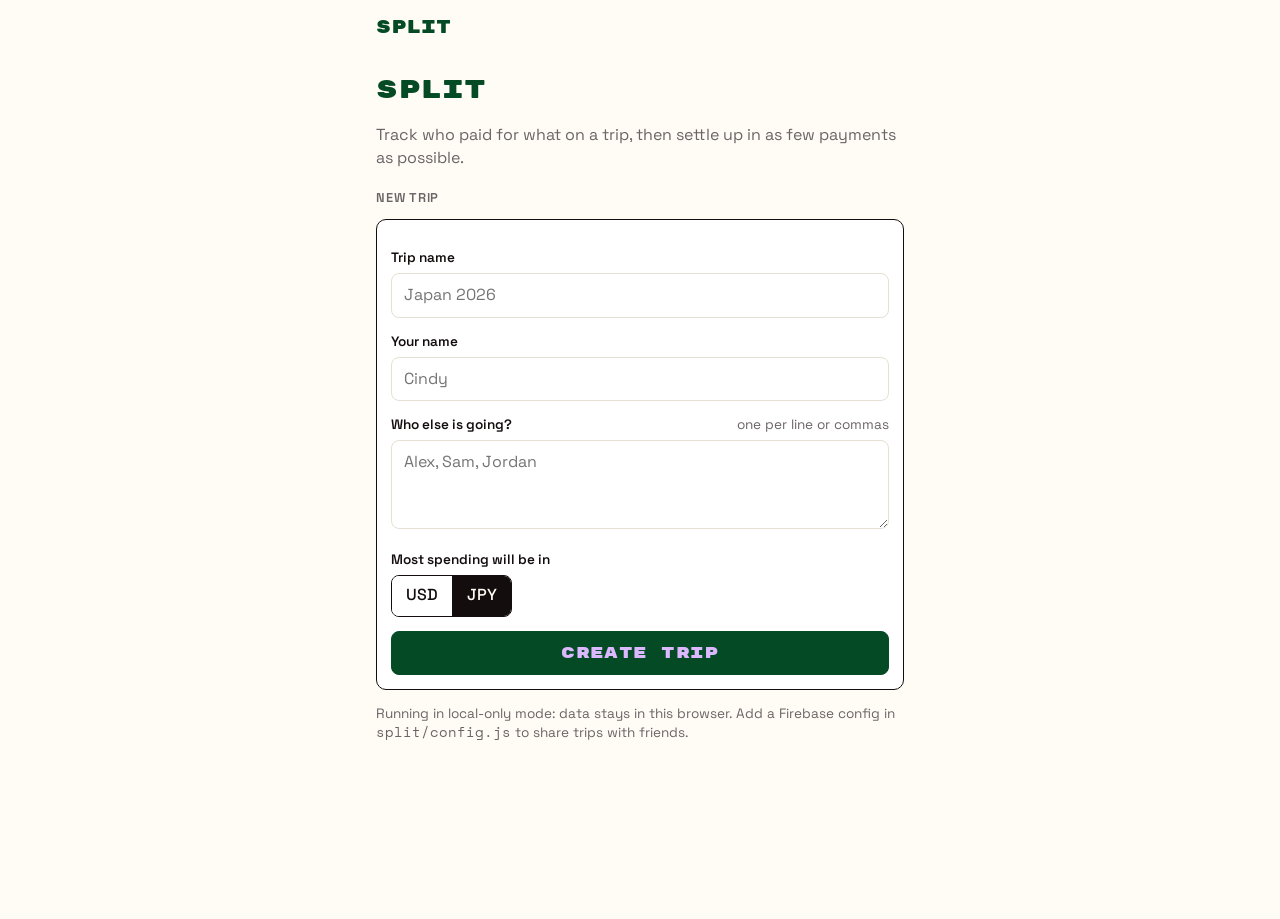
<file: split/index.html>
<!DOCTYPE html>
<html lang="en">
<head>
  <meta charset="UTF-8" />
  <meta name="viewport" content="width=device-width, initial-scale=1, viewport-fit=cover, interactive-widget=resizes-content">
  <meta name="theme-color" content="#FFFCF6">
  <meta name="apple-mobile-web-app-capable" content="yes">
  <meta name="apple-mobile-web-app-status-bar-style" content="default">
  <meta name="apple-mobile-web-app-title" content="split">
  <meta property="og:description" content="split trip expenses with friends">
  <title>split • cndwng</title>
  <link rel="apple-touch-icon" sizes="180x180" href="/apple-touch-icon.png">
  <link rel="icon" type="image/png" sizes="32x32" href="/favicon-32x32.png">
  <link rel="preconnect" href="https://fonts.googleapis.com">
  <link rel="preconnect" href="https://fonts.gstatic.com" crossorigin>
  <link href="https://fonts.googleapis.com/css2?family=Rubik+Mono+One&family=Space+Grotesk:wght@400;500;600&family=Space+Mono:wght@400;700&display=swap" rel="stylesheet">
  <link rel="stylesheet" href="style.css">
  <script type="module" src="app.js"></script>
</head>
<body>
  <div id="app"><p class="loading">loading…</p></div>
  <div id="sheet-root" class="sheet-root" hidden inert>
    <div class="backdrop" data-act="close-sheet"></div>
    <section class="sheet" role="dialog" aria-modal="true" aria-labelledby="sheet-title">
      <div id="sheet-body"></div>
    </section>
  </div>
  <div id="toast" role="status" aria-live="polite"></div>
</body>
</html>
</file>
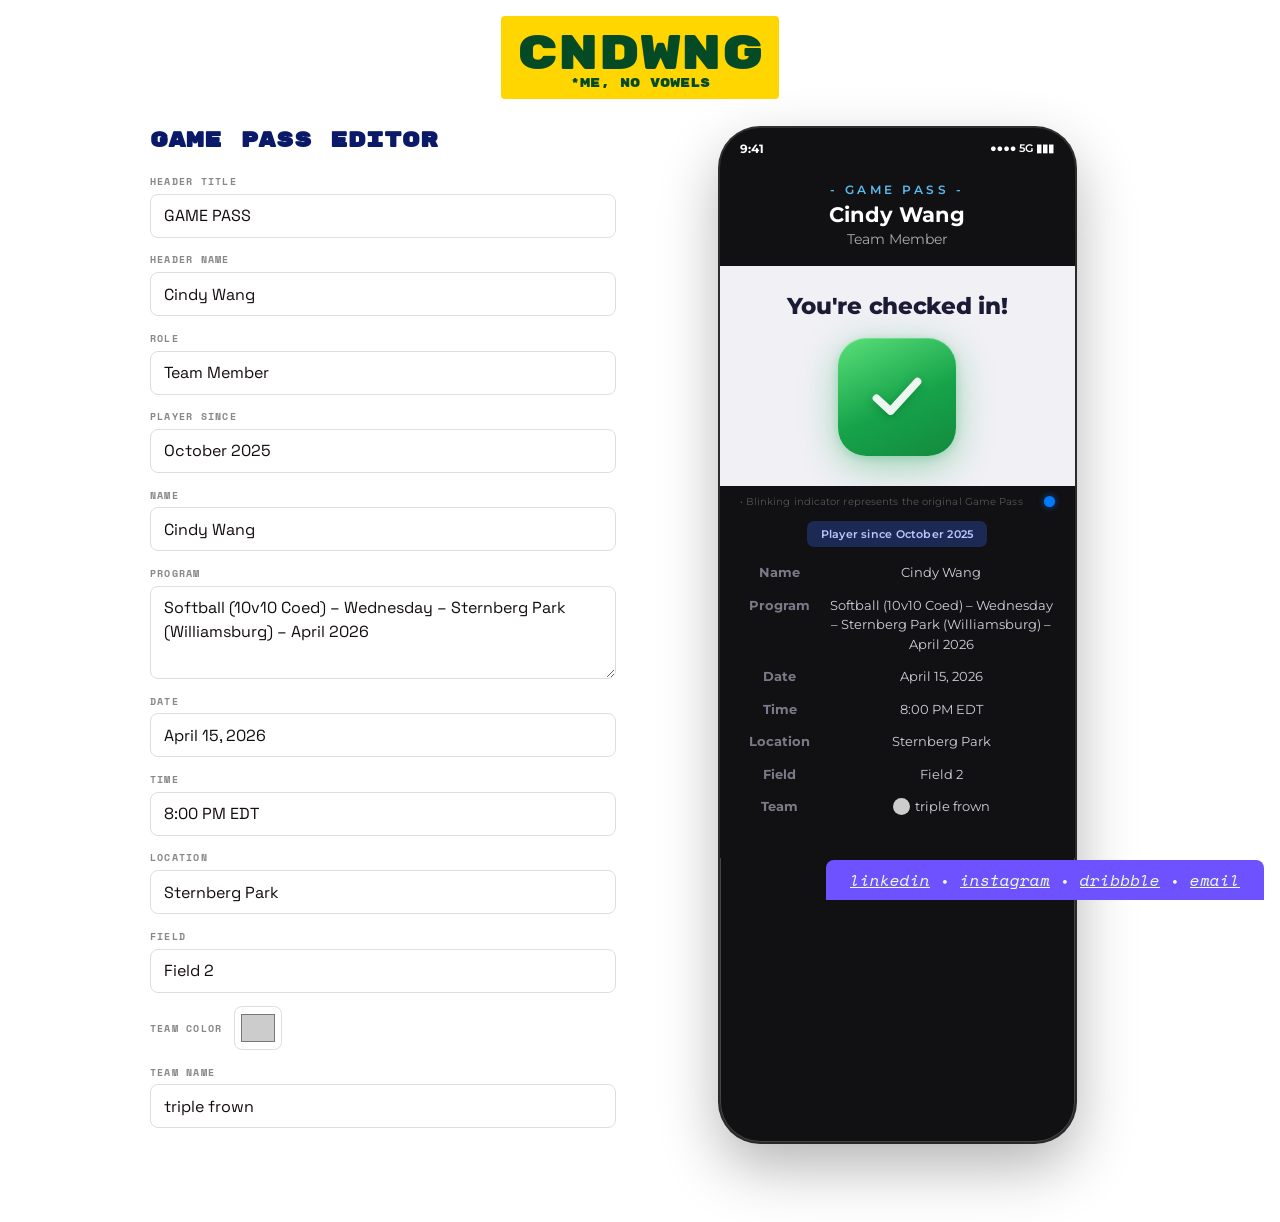
<file: game-pass.html>
<!DOCTYPE html>
<html lang="en">
    <head>
        <meta charset="UTF-8" />
        <meta name="viewport" content="width=device-width, initial-scale=1">
        <title>Game Pass Editor • cndwng</title>
        <link rel="apple-touch-icon" sizes="180x180" href="/apple-touch-icon.png">
        <link rel="icon" type="image/png" sizes="32x32" href="/favicon-32x32.png">
        <link rel="icon" type="image/png" sizes="16x16" href="/favicon-16x16.png">
        <link rel="manifest" href="/site.webmanifest">
        <link rel="stylesheet" href="style.css" />
        <link rel="preconnect" href="https://fonts.googleapis.com">
        <link rel="preconnect" href="https://fonts.gstatic.com" crossorigin>
        <link href="https://fonts.googleapis.com/css2?family=Montserrat:wght@300;400;500;600;700;800;900&family=Rubik+Mono+One&family=Space+Grotesk:wght@400;600&family=Space+Mono:ital,wght@0,400;0,700;1,400;1,700&display=swap" rel="stylesheet">
        <style>
            /* ════════════════════════════════
               MOBILE-FIRST BASE STYLES
               ════════════════════════════════ */

            .gamepass-page {
                padding-top: 6rem;
                padding-bottom: 4rem;
                min-height: 100vh;
                box-sizing: border-box;
            }

            /* Tab switcher — mobile only */
            .gp-tabs {
                display: flex;
                max-width: 420px;
                margin: 0 auto 1.5rem;
                padding: 0 1.25rem;
                gap: 0;
            }

            .gp-tab {
                flex: 1;
                padding: 0.7rem 0.5rem;
                background: #fff;
                color: var(--navy);
                border: 2px solid var(--navy);
                font-family: 'Space Mono', monospace;
                font-size: 0.75rem;
                font-weight: 700;
                text-transform: uppercase;
                letter-spacing: 0.1em;
                cursor: pointer;
                transition: background 0.15s, color 0.15s;
            }

            .gp-tab:first-child { border-radius: 8px 0 0 8px; border-right-width: 1px; }
            .gp-tab:last-child  { border-radius: 0 8px 8px 0; border-left-width: 1px; }

            .gp-tab.active {
                background: var(--navy);
                color: #fff;
            }

            /* Editor layout — single column on mobile */
            .gamepass-editor {
                display: flex;
                flex-direction: column;
                gap: 2rem;
                max-width: 980px;
                margin: 0 auto;
                padding: 0 1.25rem;
                align-items: stretch;
            }

            /* Mobile: hide whichever panel isn't active */
            .gamepass-editor.tab-preview .gp-form-panel    { display: none; }
            .gamepass-editor.tab-edit   .gp-preview-panel  { display: none; }

            /* ── Form panel ── */
            .gp-form-panel {
                text-align: left;
            }

            .gp-form-panel h2 {
                font-family: 'Rubik Mono One', sans-serif;
                font-size: 1.3rem;
                color: var(--navy);
                margin: 0 0 1.25rem;
            }

            .gp-field {
                margin-bottom: 0.85rem;
                display: flex;
                flex-direction: column;
                gap: 0.3rem;
            }

            .gp-field label {
                font-family: 'Space Mono', monospace;
                font-size: 0.65rem;
                text-transform: uppercase;
                letter-spacing: 0.12em;
                color: #888;
                font-weight: 700;
            }

            .gp-field input[type="text"],
            .gp-field textarea {
                font-family: 'Space Grotesk', sans-serif;
                font-size: 1rem;          /* 16px prevents iOS zoom */
                padding: 0.6rem 0.8rem;
                min-height: 44px;         /* comfortable touch target */
                border: 1.5px solid #ddd;
                border-radius: 8px;
                color: var(--near-black);
                background: #fff;
                transition: border-color 0.15s;
                width: 100%;
                box-sizing: border-box;
                -webkit-appearance: none;
            }

            .gp-field input[type="text"]:focus,
            .gp-field textarea:focus {
                outline: none;
                border-color: var(--violet);
            }

            .gp-field textarea {
                resize: vertical;
                line-height: 1.5;
                min-height: 80px;
            }

            .gp-color-row {
                display: flex;
                align-items: center;
                gap: 0.75rem;
                margin-bottom: 0.85rem;
            }

            .gp-color-row label {
                font-family: 'Space Mono', monospace;
                font-size: 0.65rem;
                text-transform: uppercase;
                letter-spacing: 0.12em;
                color: #888;
                font-weight: 700;
            }

            .gp-color-row input[type="color"] {
                width: 48px;
                height: 44px;
                border: 1.5px solid #ddd;
                border-radius: 8px;
                padding: 3px 4px;
                cursor: pointer;
                background: #fff;
                -webkit-appearance: none;
            }

            /* ── Preview panel ── */
            .gp-preview-panel {
                display: flex;
                justify-content: center;
            }

            /* Phone frame — scales to screen on mobile */
            .phone-frame {
                width: 100%;
                max-width: 355px;
                background: #111114;
                border-radius: 40px;
                box-shadow:
                    0 24px 60px rgba(0,0,0,0.3),
                    0 0 0 2px #333,
                    inset 0 0 0 1px #444;
                overflow: hidden;
            }

            /* Status bar */
            .phone-status-bar {
                background: #111114;
                height: 40px;
                display: flex;
                align-items: center;
                justify-content: space-between;
                padding: 0 20px;
                font-family: 'Montserrat', sans-serif;
                font-size: 12px;
                font-weight: 700;
                color: #fff;
            }

            .status-right {
                display: flex;
                align-items: center;
                gap: 5px;
                font-size: 11px;
                font-weight: 600;
            }

            /* ── Game Pass (Montserrat) ── */
            .game-pass {
                font-family: 'Montserrat', sans-serif;
            }

            .pass-header {
                background: #111114;
                padding: 14px 24px 18px;
                text-align: center;
            }

            .pass-title {
                color: #5BBBEE;
                font-size: 12px;
                font-weight: 600;
                letter-spacing: 3.5px;
                text-transform: uppercase;
                margin-bottom: 5px;
            }

            .pass-person-name {
                color: #ffffff;
                font-size: 21px;
                font-weight: 700;
                margin-bottom: 3px;
                line-height: 1.2;
            }

            .pass-role {
                color: #ababab;
                font-size: 14px;
                font-weight: 400;
            }

            .pass-checkin {
                background: #f0f0f5;
                padding: 26px 20px 30px;
                text-align: center;
            }

            .checkin-text {
                color: #1b1b36;
                font-size: 23px;
                font-weight: 800;
                margin-bottom: 18px;
                letter-spacing: -0.3px;
            }

            .checkmark-wrap {
                width: 118px;
                height: 118px;
                margin: 0 auto;
                background: linear-gradient(155deg, #5ae07a 0%, #16a34a 55%, #138a3e 100%);
                border-radius: 28px;
                display: flex;
                align-items: center;
                justify-content: center;
                box-shadow:
                    0 10px 36px rgba(22, 163, 74, 0.38),
                    0 2px 8px rgba(22, 163, 74, 0.2),
                    inset 0 1px 0 rgba(255,255,255,0.22);
            }

            .checkmark-wrap svg {
                width: 64px;
                height: 64px;
                filter: drop-shadow(0 2px 4px rgba(0,0,0,0.2));
            }

            .pass-details {
                background: #111114;
                padding: 10px 20px 28px;
            }

            .blinking-indicator {
                display: flex;
                align-items: center;
                justify-content: space-between;
                padding-bottom: 10px;
                margin-bottom: 4px;
            }

            .blinking-indicator > span:first-child {
                color: #555;
                font-size: 9.5px;
                font-weight: 400;
                letter-spacing: 0.01em;
            }

            .blink-dot {
                width: 11px;
                height: 11px;
                min-width: 11px;
                background: #007AFF;
                border-radius: 50%;
                box-shadow: 0 0 6px rgba(0, 122, 255, 0.6);
                animation: blink-pulse 2s ease-in-out infinite;
            }

            @keyframes blink-pulse {
                0%, 100% { opacity: 1; box-shadow: 0 0 6px rgba(0,122,255,0.6); }
                50% { opacity: 0.15; box-shadow: none; }
            }

            .player-since-badge {
                display: inline-block;
                background: #1c2954;
                color: #b8c8ff;
                font-size: 11px;
                font-weight: 600;
                padding: 6px 14px;
                border-radius: 7px;
                margin-bottom: 16px;
                letter-spacing: 0.02em;
            }

            .detail-row {
                display: grid;
                grid-template-columns: 80px 1fr;
                gap: 8px;
                margin-bottom: 13px;
                align-items: start;
            }

            .detail-label {
                color: #7a7a88;
                font-size: 13px;
                font-weight: 700;
                padding-top: 1px;
            }

            .detail-value {
                color: #d0d0da;
                font-size: 13px;
                font-weight: 400;
                line-height: 1.5;
            }

            .team-dot {
                display: inline-block;
                width: 17px;
                height: 17px;
                border-radius: 50%;
                background: #ccc;
                vertical-align: middle;
                margin-right: 5px;
                margin-top: -2px;
            }

            /* ════════════════════════════════
               DESKTOP — two-column side by side
               ════════════════════════════════ */
            @media (min-width: 760px) {
                .gamepass-page {
                    padding-top: 8rem;
                    padding-bottom: 5rem;
                }

                /* Hide tab switcher on desktop */
                .gp-tabs { display: none; }

                /* Always show both panels */
                .gamepass-editor.tab-preview .gp-form-panel,
                .gamepass-editor.tab-edit   .gp-preview-panel {
                    display: block;
                }
                .gp-preview-panel { display: flex !important; }

                .gamepass-editor {
                    display: grid;
                    grid-template-columns: 1fr 1fr;
                    gap: 3rem;
                    padding: 0 2rem;
                }

                .gp-form-panel {
                    position: sticky;
                    top: 7.5rem;
                }
            }
        </style>
    </head>
<body>
    <nav>
        <ul>
            <li id="home"><a href="/">
                cndwng
                <div id="no-vowels">*me, no vowels</div>
            </a></li>
        </ul>
    </nav>

    <main>
        <div class="gamepass-page">
            <!-- Tab switcher (mobile only) -->
            <div class="gp-tabs">
                <button class="gp-tab" data-tab="edit">Edit</button>
                <button class="gp-tab active" data-tab="preview">Preview</button>
            </div>

            <div class="gamepass-editor tab-preview">

                <!-- ── Form Panel ── -->
                <div class="gp-form-panel">
                    <h2>game pass editor</h2>

                    <div class="gp-field">
                        <label for="f-header-title">Header Title</label>
                        <input type="text" id="f-header-title" value="GAME PASS" />
                    </div>
                    <div class="gp-field">
                        <label for="f-header-name">Header Name</label>
                        <input type="text" id="f-header-name" value="Cindy Wang" />
                    </div>
                    <div class="gp-field">
                        <label for="f-header-role">Role</label>
                        <input type="text" id="f-header-role" value="Team Member" />
                    </div>
                    <div class="gp-field">
                        <label for="f-player-since">Player Since</label>
                        <input type="text" id="f-player-since" value="October 2025" />
                    </div>
                    <div class="gp-field">
                        <label for="f-name">Name</label>
                        <input type="text" id="f-name" value="Cindy Wang" />
                    </div>
                    <div class="gp-field">
                        <label for="f-program">Program</label>
                        <textarea id="f-program" rows="3">Softball (10v10 Coed) – Wednesday – Sternberg Park (Williamsburg) – April 2026</textarea>
                    </div>
                    <div class="gp-field">
                        <label for="f-date">Date</label>
                        <input type="text" id="f-date" value="April 15, 2026" />
                    </div>
                    <div class="gp-field">
                        <label for="f-time">Time</label>
                        <input type="text" id="f-time" value="8:00 PM EDT" />
                    </div>
                    <div class="gp-field">
                        <label for="f-location">Location</label>
                        <input type="text" id="f-location" value="Sternberg Park" />
                    </div>
                    <div class="gp-field">
                        <label for="f-field">Field</label>
                        <input type="text" id="f-field" value="Field 2" />
                    </div>
                    <div class="gp-color-row">
                        <label for="f-team-color">Team Color</label>
                        <input type="color" id="f-team-color" value="#cccccc" />
                    </div>
                    <div class="gp-field">
                        <label for="f-team">Team Name</label>
                        <input type="text" id="f-team" value="triple frown" />
                    </div>
                </div>

                <!-- ── Preview Panel ── -->
                <div class="gp-preview-panel">
                    <div class="phone-frame">
                        <!-- Status bar -->
                        <div class="phone-status-bar">
                            <span>9:41</span>
                            <span class="status-right">●●●● 5G ▮▮▮</span>
                        </div>

                        <!-- Game Pass -->
                        <div class="game-pass">
                            <!-- Dark header -->
                            <div class="pass-header">
                                <div class="pass-title" id="p-header-title">- GAME PASS -</div>
                                <div class="pass-person-name" id="p-header-name">Cindy Wang</div>
                                <div class="pass-role" id="p-header-role">Team Member</div>
                            </div>

                            <!-- Check-in section -->
                            <div class="pass-checkin">
                                <div class="checkin-text">You're checked in!</div>
                                <div class="checkmark-wrap">
                                    <svg viewBox="0 0 100 100" xmlns="http://www.w3.org/2000/svg" fill="none">
                                        <path d="M18 52 L40 72 L82 26" stroke="rgba(255,255,255,0.92)" stroke-width="12" stroke-linecap="round" stroke-linejoin="round"/>
                                    </svg>
                                </div>
                            </div>

                            <!-- Details section -->
                            <div class="pass-details">
                                <div class="blinking-indicator">
                                    <span>• Blinking indicator represents the original Game Pass</span>
                                    <span class="blink-dot"></span>
                                </div>
                                <div class="player-since-badge">
                                    Player since <span id="p-player-since">October 2025</span>
                                </div>

                                <div class="detail-row">
                                    <span class="detail-label">Name</span>
                                    <span class="detail-value" id="p-name">Cindy Wang</span>
                                </div>
                                <div class="detail-row">
                                    <span class="detail-label">Program</span>
                                    <span class="detail-value" id="p-program">Softball (10v10 Coed) – Wednesday – Sternberg Park (Williamsburg) – April 2026</span>
                                </div>
                                <div class="detail-row">
                                    <span class="detail-label">Date</span>
                                    <span class="detail-value" id="p-date">April 15, 2026</span>
                                </div>
                                <div class="detail-row">
                                    <span class="detail-label">Time</span>
                                    <span class="detail-value" id="p-time">8:00 PM EDT</span>
                                </div>
                                <div class="detail-row">
                                    <span class="detail-label">Location</span>
                                    <span class="detail-value" id="p-location">Sternberg Park</span>
                                </div>
                                <div class="detail-row">
                                    <span class="detail-label">Field</span>
                                    <span class="detail-value" id="p-field">Field 2</span>
                                </div>
                                <div class="detail-row">
                                    <span class="detail-label">Team</span>
                                    <span class="detail-value">
                                        <span class="team-dot" id="p-team-dot" style="background:#cccccc;"></span><span id="p-team">triple frown</span>
                                    </span>
                                </div>
                            </div>
                        </div>
                    </div>
                </div>

            </div>
        </div>
    </main>

    <footer>
        <ul>
            <li><a href="https://linkedin.com/in/cndwng">linkedin</a></li>
            •
            <li><a href="https://instagram.com/cnd.wng">instagram</a></li>
            •
            <li><a href="https://dribbble.com/cndwng">dribbble</a></li>
            •
            <li><a href="mailto:cindy@cndwng.com">email</a></li>
        </ul>
    </footer>
</body>
<script>
    // Nav minimize on scroll
    const nav = document.querySelector("nav");
    const navHeight = nav.offsetHeight;
    let isMin = false;
    window.addEventListener("scroll", minimizeNav);
    function minimizeNav() {
        if (window.scrollY >= navHeight && !isMin) {
            nav.classList.add("minimize-nav");
            isMin = true;
        } else if (window.scrollY < navHeight - 24 && isMin) {
            nav.classList.remove("minimize-nav");
            isMin = false;
        }
    }

    // Mobile tab switching
    const editor = document.querySelector('.gamepass-editor');
    document.querySelectorAll('.gp-tab').forEach(tab => {
        tab.addEventListener('click', () => {
            document.querySelectorAll('.gp-tab').forEach(t => t.classList.remove('active'));
            tab.classList.add('active');
            const target = tab.dataset.tab;
            editor.classList.toggle('tab-preview', target === 'preview');
            editor.classList.toggle('tab-edit',    target === 'edit');
            // Scroll to top of pass area so the pass is visible
            if (target === 'preview') {
                editor.scrollIntoView({ behavior: 'smooth', block: 'start' });
            }
        });
    });

    // Live form → preview bindings
    const textBindings = [
        ['f-header-title', 'p-header-title'],
        ['f-header-name',  'p-header-name'],
        ['f-header-role',  'p-header-role'],
        ['f-player-since', 'p-player-since'],
        ['f-name',         'p-name'],
        ['f-program',      'p-program'],
        ['f-date',         'p-date'],
        ['f-time',         'p-time'],
        ['f-location',     'p-location'],
        ['f-field',        'p-field'],
        ['f-team',         'p-team'],
    ];

    textBindings.forEach(([inputId, outputId]) => {
        const input  = document.getElementById(inputId);
        const output = document.getElementById(outputId);
        input.addEventListener('input', () => {
            output.textContent = input.value;
        });
    });

    // Team color dot
    document.getElementById('f-team-color').addEventListener('input', (e) => {
        document.getElementById('p-team-dot').style.backgroundColor = e.target.value;
    });
</script>
</html>
</file>
<file: split/style.css>
:root {
  --near-black: #140D0E;
  --egg: #FFFCF6;
  --piglet: #FFC1E3;
  --wine: #85192A;
  --dandelion: #FFD600;
  --easter: #EDFFDC;
  --forest: #044A24;
  --navy: #0A1968;
  --lavender: #DCB9FF;
  --violet: #6E52FF;

  --muted: #6b6466;
  --line: #e6dfd3;
  --line-strong: #cfc5b6;
  --scrim: rgb(20 13 14 / 0.42);
  --card: #fff;
  --radius: 10px;
  --tabbar: 64px;
  --fab: 60px;
  color-scheme: light;
}

* { box-sizing: border-box; }

html { -webkit-text-size-adjust: 100%; }

body {
  margin: 0;
  background: var(--egg);
  color: var(--near-black);
  font-family: 'Space Grotesk', system-ui, sans-serif;
  font-size: 16px;
  line-height: 1.4;
}

button, input, select, textarea { font: inherit; color: inherit; }
button { cursor: pointer; }
:focus-visible { outline: 2px dashed var(--violet); outline-offset: 2px; }

.mono, .amt { font-family: 'Space Mono', monospace; }
.amt { white-space: nowrap; font-variant-numeric: tabular-nums; }
.muted { color: var(--muted); }
.nowrap { white-space: nowrap; }
.small { font-size: 0.85rem; }
.pos { color: var(--forest); }
.neg { color: var(--wine); }
.loading { padding: 2rem; text-align: center; color: var(--muted); }

#app {
  max-width: 560px;
  margin: 0 auto;
  padding: 0 16px calc(var(--tabbar) + var(--fab) + 40px + env(safe-area-inset-bottom, 0px));
}

/* ---------- header ---------- */
header.top {
  display: flex;
  align-items: center;
  justify-content: space-between;
  gap: 12px;
  padding: 16px 0 8px;
}
.wordmark {
  border: 0;
  background: transparent;
  padding: 0;
  font-family: 'Rubik Mono One', monospace;
  font-size: 1.1rem;
  text-decoration: none;
  color: var(--forest);
}
.trip-name {
  flex: 1;
  min-width: 0;
  font-weight: 600;
  font-size: 1.05rem;
  overflow: hidden;
  text-overflow: ellipsis;
  white-space: nowrap;
}
.me-chip {
  flex-shrink: 0;
  max-width: 38%;
  overflow: hidden;
  text-overflow: ellipsis;
  white-space: nowrap;
  border: 1.5px solid var(--near-black);
  background: var(--card);
  border-radius: 999px;
  padding: 4px 12px;
  font-size: 0.85rem;
}

h1 { font-family: 'Rubik Mono One', monospace; font-weight: 400; font-size: 1.6rem; margin: 24px 0 8px; color: var(--forest); }
h2 { font-size: 1.15rem; margin: 20px 0 8px; }
h3 { font-size: 0.8rem; text-transform: uppercase; letter-spacing: 0.06em; color: var(--muted); margin: 20px 0 6px; font-weight: 600; }

.banner {
  background: var(--dandelion);
  border: 1.5px solid var(--near-black);
  border-radius: var(--radius);
  padding: 10px 12px;
  font-size: 0.9rem;
  margin: 8px 0;
}
.banner.error { background: var(--piglet); }

/* ---------- cards / form ---------- */
.card {
  background: var(--card);
  border: 1.5px solid var(--near-black);
  border-radius: var(--radius);
  padding: 14px;
  margin: 12px 0;
}

label.field, .field { display: block; margin: 14px 0; }
.field > .label {
  display: flex;
  justify-content: space-between;
  align-items: baseline;
  font-size: 0.85rem;
  font-weight: 600;
  margin-bottom: 6px;
}
.field > .label .opt { font-weight: 400; color: var(--muted); }

input[type=text], input[type=date], input[type=number], input:not([type]), textarea, select {
  width: 100%;
  border: 1.5px solid var(--line);
  border-radius: 8px;
  background: #fff;
  padding: 10px 12px;
  font-size: 16px; /* stops iOS zoom */
  min-height: 44px;
}
input:focus, textarea:focus, select:focus { border-color: var(--violet); outline: none; }
.invalid input, input.invalid { border-color: var(--wine); }
.err { color: var(--wine); font-size: 0.85rem; margin-top: 4px; }

.amount-row { display: flex; gap: 8px; align-items: stretch; }
.amount-wrap {
  flex: 1;
  display: flex;
  align-items: center;
  border: 1.5px solid var(--line);
  border-radius: 8px;
  background: #fff;
  padding: 0 12px;
}
.amount-wrap:focus-within { border-color: var(--violet); }
.invalid .amount-wrap { border-color: var(--wine); }
.amount-wrap .sym { font-family: 'Space Mono', monospace; font-size: 1.6rem; color: var(--muted); }
.amount-wrap input {
  border: 0;
  padding: 8px 4px;
  font-family: 'Space Mono', monospace;
  font-size: 1.9rem;
  min-height: 60px;
  min-width: 0;
}
.amount-wrap input:focus { outline: none; }

.seg {
  display: inline-flex;
  border: 1.5px solid var(--near-black);
  border-radius: 8px;
  overflow: hidden;
  flex-shrink: 0;
}
.seg button {
  border: 0;
  background: #fff;
  padding: 0 14px;
  min-height: 40px;
  font-weight: 500;
}
.seg button + button { border-left: 1.5px solid var(--near-black); }
.seg button[aria-pressed=true] { background: var(--near-black); color: var(--egg); }
.amount-row .seg button { font-family: 'Space Mono', monospace; font-size: 1rem; }

.chips { display: flex; flex-wrap: wrap; gap: 8px; }
.chip {
  border: 1.5px solid var(--near-black);
  background: #fff;
  border-radius: 999px;
  padding: 6px 14px;
  min-height: 38px;
}
.chip[aria-pressed=true] { background: var(--violet); border-color: var(--violet); color: #fff; }
.chip.link { border-style: dashed; background: transparent; }

.split-head { display: flex; justify-content: space-between; align-items: center; gap: 8px; flex-wrap: wrap; }
.split-head .seg button { min-height: 32px; font-size: 0.85rem; padding: 0 10px; }

.exact-list { margin-top: 10px; }
.exact-row { display: flex; align-items: center; gap: 10px; margin: 6px 0; }
.exact-row .who { flex: 1; }
.exact-row input { width: 9rem; flex: 0 0 9rem; text-align: right; font-family: 'Space Mono', monospace; }
.remaining { font-size: 0.85rem; margin-top: 6px; text-align: right; }

.row-2 { display: grid; grid-template-columns: 1fr; gap: 0; }

.btn {
  display: inline-flex;
  align-items: center;
  justify-content: center;
  gap: 6px;
  border: 1.5px solid var(--near-black);
  border-radius: 8px;
  background: #fff;
  padding: 10px 16px;
  min-height: 44px;
  font-weight: 600;
  text-decoration: none;
  color: inherit;
}
.btn.primary {
  background: var(--forest);
  border-color: var(--forest);
  color: var(--lavender);
  font-family: 'Rubik Mono One', monospace;
  font-weight: 400;
  letter-spacing: 0.02em;
  transition: transform 0.15s ease, box-shadow 0.15s ease;
}
.btn.primary:active { transform: translate(2px, -2px); box-shadow: -4px 4px var(--lavender); }
.btn.block { width: 100%; }
.btn.danger { color: var(--wine); border-color: var(--wine); }
.btn.ghost { border-color: transparent; background: transparent; }
.btn.sm { min-height: 34px; padding: 4px 12px; font-size: 0.85rem; }
.btn-row { display: flex; gap: 8px; margin-top: 16px; }
.btn-row .btn { flex: 1; }
.btn.grow { flex: 1; }

.icon-btn {
  border: 0;
  background: transparent;
  width: 40px;
  height: 40px;
  border-radius: 8px;
  font-size: 1.2rem;
  color: var(--muted);
  flex-shrink: 0;
}
.icon-btn:hover { background: var(--egg); color: var(--wine); }

/* ---------- lists ---------- */
.list { list-style: none; margin: 0; padding: 0; }
.list > li { border-bottom: 1px solid var(--line); }
.list > li:last-child { border-bottom: 0; }
.item {
  display: flex;
  align-items: center;
  gap: 12px;
  width: 100%;
  text-align: left;
  background: transparent;
  border: 0;
  padding: 12px 2px;
}
.item .main { flex: 1; min-width: 0; }
.item .title, .item .sub { display: block; }
.item .title { font-weight: 600; overflow: hidden; text-overflow: ellipsis; white-space: nowrap; }
.item .sub { font-size: 0.85rem; color: var(--muted); overflow: hidden; display: -webkit-box; -webkit-line-clamp: 2; -webkit-box-orient: vertical; }
.item .right { flex-shrink: 0; }
.item .right { text-align: right; }
.item.payment .title { font-weight: 500; font-style: italic; }

.stat { display: flex; justify-content: space-between; align-items: baseline; }
.stat .big { font-family: 'Space Mono', monospace; font-size: 1.4rem; font-weight: 700; }

.transfer { display: flex; align-items: center; gap: 10px; padding: 12px 0; }
.transfer .main { flex: 1; min-width: 0; }
.transfer .names { font-weight: 600; }
.transfer .arrow { color: var(--violet); margin: 0 4px; }
.transfer .amt { font-size: 1.15rem; font-weight: 700; }
.transfer.mine { background: var(--easter); margin: 0 -14px; padding: 12px 14px; }

.bal-row { display: flex; align-items: center; gap: 12px; padding: 12px 14px; }
.bal-row .main { flex: 1; min-width: 0; }
.bal-row .title { display: block; font-weight: 600; }
.bal-row .sub { display: block; font-size: 0.85rem; color: var(--muted); }
.bal-row .net { font-weight: 700; font-size: 1.05rem; flex-shrink: 0; }

/* cards whose rows run edge to edge (so a row highlight fills the card) */
.card.flush { padding: 0; overflow: hidden; }
.card.flush .list > li > .item { padding-left: 14px; padding-right: 14px; }

@keyframes flash {
  from { background: var(--easter); }
  to { background: transparent; }
}
li.flash { animation: flash 1.8s ease-out both; }

.person-row { display: flex; align-items: center; gap: 8px; margin: 8px 0; }
.person-row input { flex: 1; }

.rate-row { display: flex; align-items: center; gap: 8px; flex-wrap: wrap; }
.rate-row input { width: 7.5rem; flex: 0 0 7.5rem; font-family: 'Space Mono', monospace; }

.share-box { display: flex; gap: 8px; }
.share-box input { flex: 1; min-width: 0; font-family: 'Space Mono', monospace; font-size: 16px; }

.empty { text-align: center; color: var(--muted); padding: 24px 8px; }

/* ---------- tabbar ---------- */
nav.tabs {
  position: fixed;
  left: 0;
  right: 0;
  bottom: 0;
  background: var(--egg);
  border-top: 1.5px solid var(--near-black);
  padding-bottom: env(safe-area-inset-bottom);
  z-index: 5;
}
nav.tabs .inner { max-width: 560px; margin: 0 auto; display: flex; }
nav.tabs button {
  flex: 1;
  border: 0;
  background: transparent;
  height: var(--tabbar);
  display: flex;
  flex-direction: column;
  align-items: center;
  justify-content: center;
  gap: 2px;
  font-size: 0.75rem;
  color: var(--muted);
}
nav.tabs button .ic { font-size: 1.25rem; line-height: 1; }
nav.tabs button[aria-current=page] { color: var(--near-black); font-weight: 600; }
nav.tabs button[aria-current=page] .ic { color: var(--violet); }

/* ---------- add button ---------- */
.fab {
  position: fixed;
  left: 50%;
  translate: -50% 0;
  bottom: calc(var(--tabbar) + 14px + env(safe-area-inset-bottom, 0px));
  z-index: 6;
  height: var(--fab);
  padding: 0 28px 0 22px;
  display: flex;
  align-items: center;
  gap: 10px;
  white-space: nowrap;
  border: 2px solid var(--near-black);
  border-radius: 999px;
  background: var(--forest);
  color: var(--lavender);
  font-family: 'Rubik Mono One', monospace;
  font-size: 1rem;
  box-shadow: -4px 4px 0 var(--near-black);
  transition: transform 0.12s ease, box-shadow 0.12s ease;
}
.fab .plus { font-size: 1.7rem; line-height: 1; margin-top: -2px; }
.fab:active { transform: translate(-3px, 3px); box-shadow: -1px 1px 0 var(--near-black); }

/* ---------- sheet ---------- */
html.sheet-open, html.sheet-open body { overflow: hidden; }
.sheet-root { position: fixed; inset: 0; z-index: 20; }
.sheet-root[hidden] { display: none; }
.backdrop {
  position: absolute;
  inset: 0;
  background: var(--scrim);
  opacity: 0;
  transition: opacity 0.25s ease;
}
.sheet {
  position: absolute;
  left: 0;
  right: 0;
  bottom: var(--kb, 0px);
  margin: 0 auto;
  max-width: 560px;
  max-height: 92vh;
  max-height: calc(var(--vvh, 100dvh) - 12px - env(safe-area-inset-top, 0px));
  display: flex;
  flex-direction: column;
  background: var(--egg);
  border: 1.5px solid var(--near-black);
  border-bottom: 0;
  border-radius: 18px 18px 0 0;
  transform: translateY(105%);
  transition: transform 0.3s cubic-bezier(0.2, 0.8, 0.2, 1);
}
.sheet-root.open .backdrop { opacity: 1; }
.sheet-root.open .sheet { transform: none; }
#sheet-body { display: flex; flex-direction: column; flex: 1; min-height: 0; }
.sheet-head {
  position: relative;
  display: flex;
  align-items: center;
  justify-content: space-between;
  gap: 8px;
  padding: 20px 8px 4px 16px;
  touch-action: none;
  cursor: grab;
}
.sheet-head h2 { margin: 0; }
.grab {
  position: absolute;
  top: 8px;
  left: 50%;
  translate: -50% 0;
  width: 40px;
  height: 5px;
  border-radius: 3px;
  background: var(--line-strong);
}
.sheet-scroll {
  flex: 1;
  min-height: 0;
  overflow-y: auto;
  overscroll-behavior: contain;
  padding: 0 16px;
}
.sheet-foot {
  position: sticky;
  bottom: 0;
  display: flex;
  gap: 8px;
  margin-top: 8px;
  padding: 12px 0 calc(12px + env(safe-area-inset-bottom, 0px));
  background: var(--egg);
  border-top: 1px solid var(--line);
}

/* ---------- toast ---------- */
#toast {
  position: fixed;
  left: 50%;
  bottom: calc(var(--tabbar) + var(--fab) + 26px + env(safe-area-inset-bottom, 0px));
  width: min(440px, calc(100% - 32px));
  justify-content: space-between;
  transform: translateX(-50%) translateY(20px);
  opacity: 0;
  pointer-events: none;
  background: var(--near-black);
  color: var(--egg);
  border-radius: 10px;
  padding: 10px 12px 10px 16px;
  display: flex;
  align-items: center;
  gap: 12px;
  transition: opacity 0.2s, transform 0.2s;
  z-index: 30;
}
#toast.show { opacity: 1; transform: translateX(-50%) translateY(0); pointer-events: auto; }
#toast button { flex-shrink: 0; background: transparent; border: 0; color: var(--dandelion); font-weight: 700; padding: 4px 8px; }

@media (min-width: 480px) {
  .row-2 { grid-template-columns: 1fr 1fr; gap: 12px; }
}
@media (prefers-reduced-motion: reduce) {
  * { transition: none !important; }
}
</file>
<file: style.css>
:root {
    --near-black: #140D0E;
    --egg: #FFFCF6;
    --piglet: #FFC1E3;
    --wine: #85192A;
    --creamsicle: #FFA654;
    --dandelion: #FFD600;
    --easter: #EDFFDC;
    --forest: #044A24;
    --navy: #0A1968;
    --deep-navy: #050A26;
    --lavender: #DCB9FF;
    --violet: #6E52FF;
}

body {
    background-color: #FFFFFF;
    color: var(--near-black);
    font-family: 'Space Grotesk', sans-serif;
    margin: 0;
}

*:focus-visible, .block a:focus-visible, #home a:focus-visible {
    outline: var(--violet) dashed 2px;
    outline-offset: 0px;
}

a {
    font-family: 'Space Mono', 'Space Grotesk', sans-serif;
    text-decoration: underline;
    font-style: italic;
    transition: 0.2s ease-in-out;
    color: var(--navy);
}

a:hover, a:focus-visible {
    font-weight: bold;
    text-decoration: underline wavy;
    transition: 0.2s ease-in-out;
}

p {
    margin: 0.25rem;
    line-height: 160%;
}

.block a, .block a:visited, .block button, a .block {
    border: none;
    display: flex;
    font-family: 'Rubik Mono One', 'Space Mono', 'Space Grotesk', sans-serif;
    text-decoration: none;
    font-style: normal;
    transition: 0.2s ease-in-out;

    /* things to overwrite later */
    padding: 0.5rem 1rem;
    border-radius: 0.25rem;
    font-size: 1.5rem;
    background-color: var(--forest);
    color: var(--lavender);
}

.block a:hover, .block a:focus-visible, .project-tile:hover .block, .project-tile:focus-visible .block {
    transform: translate(4px, -4px);
    box-shadow: -0.5rem 0.5rem var(--lavender);
    transition: 0.2s ease-in-out;
}

a:focus-visible {
    outline: none;
}

nav {
    text-align: center;
    position: fixed;
    width: 100%;
    top: 0;
    z-index: 2;
}

nav ul {
    display: flex;
    justify-content: center;
    align-items: center;
    list-style-type: none;
    padding: 1rem;
    margin: 0;
}

nav li {
    display: flex;
    width: fit-content;
    height: fit-content;
    margin: 0rem 0.75rem;
    order: 1;
}

.nav-order-left {
    order: 0;
}

.nav-order-right {
    order: 2;
}

#home {
    order: 1;
}

#home button, #home a {
    order: 0;
    padding: 0.5rem 1rem;
    border: none;
    border-radius: 0.25rem;
    font-family: 'Rubik Mono One', 'Space Mono', 'Space Grotesk', sans-serif;
    font-size: 3rem;
    font-style: normal;
    text-decoration: none;
    background-color: var(--dandelion);
    color: var(--forest);
    transition: 0.2s ease-in-out;
}

#home button:hover, #home button:focus-visible, #home a:hover, #home a:focus-visible {
    box-shadow: -8px 8px var(--forest);
    transform: translate(4px, -4px);
    cursor: pointer;
    transition: 0.2s ease-in-out;
}

#no-vowels {
    font-size: 0.75rem;
    margin-top: -0.5rem;    
}

.minimize-nav #home a, .minimize-nav #home button {
    font-size: 2rem;
    transition: 0.2s ease-in-out;
}

main {
    text-align: center;
    width: 100%;
}

main section {
    margin: auto;
}

#introduction, .case-study {
    box-sizing: border-box;
    width: 48rem;
    padding: 4rem 0 0;
    text-align: left;
    color: var(--navy);
    font-size: 1.25rem;
    display: flex;
    flex-direction: column;
    justify-content: center;
    flex-shrink: 0;
}

#introduction {
    min-height: 100vh;
}

.intro-image {
    background: url(me.jpg);
    background-size: cover;
    background-position: center;
    background-color: var(--piglet);
    border-radius: 0.25rem;
    flex: 1 0 0;
    align-self: stretch;
    outline: 6px solid var(--creamsicle);
    min-height: 12rem;
    max-height: 36rem;
}

#introduction h1 {
    margin: 2rem 0 1.5rem;
    font-family: 'Rubik Mono One', 'Space Mono', 'Space Grotesk', sans-serif;
    font-size: 4rem;
    color: var(--navy);
}

#introduction h2 {
    font-family: 'Rubik Mono One', 'Space Mono', 'Space Grotesk', sans-serif;
    font-size: 1.25rem;
    margin: 2rem 0 1rem;
}

#introduction ul {
    list-style-type: none;
    font-family: 'Space Mono', 'Space Grotesk', sans-serif;
    font-style: italic;
    padding: 0;
    margin: 0 0 7rem;
}

#introduction li {
    display: flex;
    margin-top: 0.5rem;
}

#introduction li:nth-last-of-type(1) {
    margin-right: 0;
}

.intro-label {
    font-weight: bold;
    min-width: 12rem;
    margin-right: 1.5rem;
}

.intro-value {
    align-self: stretch;
}

.fact-card-value a, a:visited{
    color:var(--navy);
}

.case-study {
    width: 56rem;
    margin-bottom: 8rem;
}

.case-study h1, .case-study h2, .case-study h3 {
    margin-block-start: 1.5em;
    margin-block-end: 0.5em;
}

.case-study p {
    margin-block-start: 0.5rem;
    margin-block-end: 0.5rem;
}

.case-study a {
    display: unset;
}

.pic {
    width: 100%;
    border-radius: 0.25rem;
    margin: 1.5rem auto 0;
}

.caption {
    margin-top: 0.5rem;
    margin-bottom: 1rem;
    font-size: 1rem;
    font-style: italic;
    text-align: center;
}

.case-study ul {
    margin-block-start: 0.5rem;
    margin-block-end: 0.5rem;
}

.case-study li {
    margin-bottom: 1rem;
}

#work-summary {
    min-height: 100vh;
}

.project-list {
    width: 50vw;
    margin: 4rem auto;
}


.project-tile {
    text-decoration: none;
    margin-top: 2rem;
    display: block;
    position: relative;
}

.project-tile img {
    width: 100%;
    border-radius: 0.25rem;
}

.project-tile:hover img {
    outline: 6px solid var(--forest);
    transition: .5s;
}

.project-tile:hover {
    text-decoration: none;
}

.project-name {
    position: absolute;
    bottom: 2rem;
    margin: 0 2rem;
    width: fit-content;
}

#work-summary h2 {
    margin: 0;
}

#marquee {
    box-sizing: border-box;
    width: 100%;
    overflow-x: hidden;
    padding: 1rem 0;
    margin: -3.25rem 0 0;
    background-color: var(--forest);
    color: var(--easter);
    text-align: center;
    font-size: 1.25rem;
    line-height: 1.25rem;
    font-family: 'Space Mono', 'Space Grotestk', sans-serif;
    font-style: italic;
}

#error-404 {
    font-family: 'Rubik Mono One', 'Space Mono', 'Space Grotesk', sans-serif;
    font-size: 2rem;
    color: var(--wine);
    padding-top: 8rem;
}

#error-404 h1 button {
    width: fit-content;
    margin: auto;
    padding: 0rem 2rem;
    border-radius: 0.25rem;
    font-size: 9rem;
    background-color: var(--wine);
    color: var(--creamsicle);
    box-shadow: -0.75rem 0.75rem var(--creamsicle);
}

#error-404 h1 button:hover, #error-404 h1 button:focus-visible {
    transition: 0.2s;
    box-shadow: -1.25rem 1.25rem var(--creamsicle);
    transform: translate(0.25rem, -0.25rem);
    cursor: pointer;
}

#bio {
    padding-top: 8rem;
}

#bio ul {
    margin: 0;
    display: flex;
    flex-direction: column;
    align-items: center;
    list-style-type: none;
    padding: 0;
}

#bio li {
    margin-bottom: 2rem;
}

footer {
    position: fixed;
    bottom: 0;
    right: 1rem;
    padding: 0.5rem 1rem;
    border-radius: 0.5rem 0.5rem 0 0;
    background-color: var(--violet);
    color: var(--easter);
    max-width: 100%;
}

footer ul {
    list-style-type: none;
    margin: 0;
    padding: 0;
}

footer li {
    display: inline-block;
    margin: 0 0.5rem;
}

footer a, footer a:visited {
    color: #EDFFDC;
}

@media screen and (max-width: 1024px) {
    main section:not(#work-summary), #introduction, .case-study, .project-list {
        width: 60%;
    }
    #introduction h1 {
        font-size: 3rem;
    }
}

@media screen and (max-width: 800px) {
    main section:not(#work-summary), #introduction, .case-study, .project-list {
        width: 80%;
    }
    #introduction h1 {
        margin: 2rem 0 1.5rem;
        font-family: 'Rubik Mono One', 'Space Mono', 'Space Grotesk', sans-serif;
        font-size: 3rem;
        color: var(--navy);
    }
}


@media screen and (max-width: 480px) {
    .block a, a .block {
        font-size: 1rem;
    }

    nav ul {
        padding: 1rem 0;
    }

    #home a, #home button {
        font-size: 2rem;
    }

    .minimize-nav #home a, .minimize-nav #home button {
        font-size: 1.5rem;
    }
    
    #no-vowels {
        font-size: 0.5rem;
        margin-top: -0.25rem;
    }

    main section:not(#work-summary), #introduction, .case-study, .project-list {
        margin: 0 1rem;
        width: unset;
    }
    
    .case-study, .project-list {
        margin-bottom: 4rem;
    }

    .intro-image {
        height: 10rem;
    }

    #introduction, .case-study {
        padding-top: 3rem;
        font-size: 1rem;
    }

    #introduction h1 {
        font-size: 2.25rem;
        margin: 1.5rem 0 1rem;
    }

    #introduction h2 {
        margin: 1.5rem 0 0.5rem;
    }

    #introduction ul {
        margin: 0 0 6rem;
    }

    #introduction li {
        display: block;
    }

    #marquee {
        font-size: 1rem;
    }

    #error-404 {
        font-size: 1.5rem;
    }

    #error-404 h1 button {
        font-size: 4.5rem;
        padding: 0rem 1rem;
    }

    footer {
        text-align: center;
        right: 0;
        left: 0;
        bottom: 0;
        padding: 0.5rem;
        font-size: 0.75rem;
    }

    footer li {
        display: inline-block;
        margin: 0 0.25rem;
    }
}
</file>
